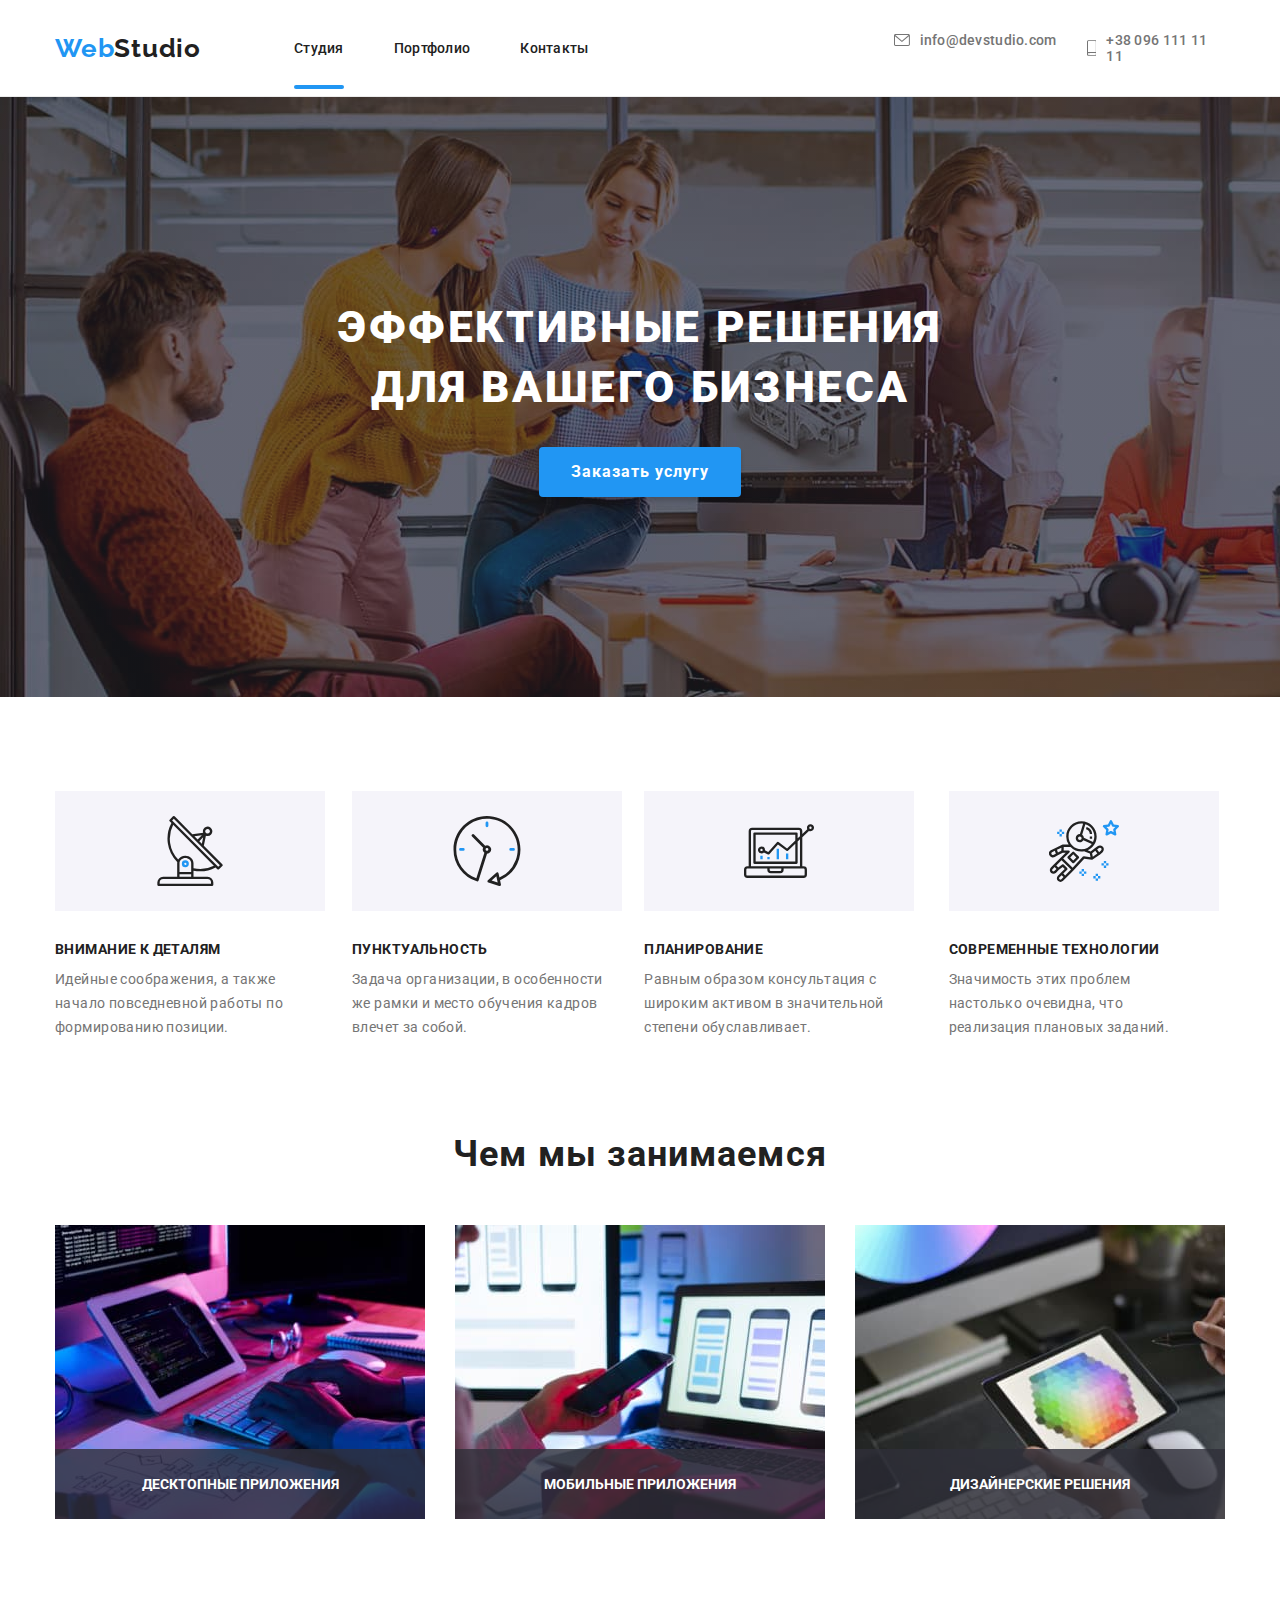
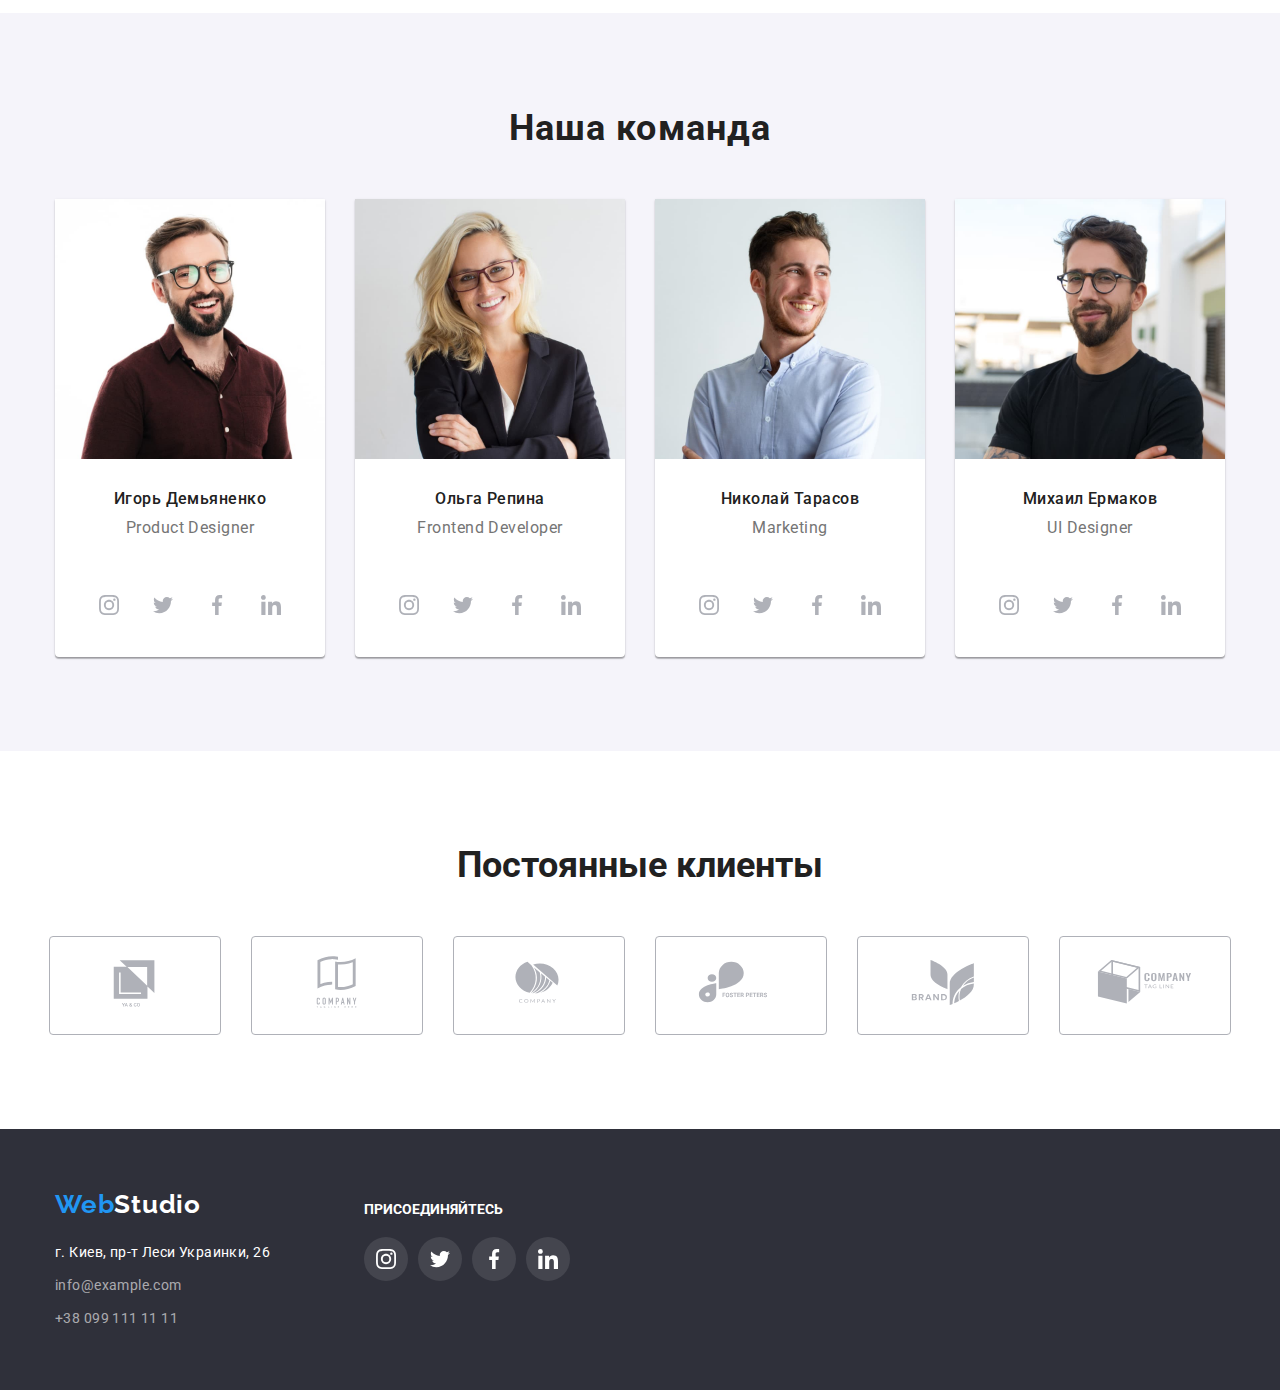
<file: index.html>
<!DOCTYPE html>
<html lang="ru">
<head>
    <meta charset="UTF-8">
    <meta http-equiv="X-UA-Compatible" content="IE=edge">
    <meta name="viewport" content="width=device-width, initial-scale=1.0">
    <title>Студия</title>
    <link rel="stylesheet" href="https://cdnjs.cloudflare.com/ajax/libs/modern-normalize/1.0.0/modern-normalize.min.css" />
    <link href="https://fonts.googleapis.com/css2?family=Raleway:wght@700&family=Roboto:wght@400;500;700;900&display=swap"
        rel="stylesheet">
    <link rel="stylesheet" href="./css/styles.css">
</head>
<body>
    <header class="header">
        <nav class="container main-nav">
            <a href="#" class="logo"><span class="piece-of-logo">Web</span>Studio</a>
            
            <ul class="site-nav list">
                <li class="item"><a href="#" class="link current">Студия</a></li>
                <li class="item"><a href="./portfolio.html" class="link">Портфолио</a></li>
                <li class="item"><a href="#" class="link">Контакты</a></li>
            </ul>
            <ul class="list header-contacts">
                <li class="item">
                    <a href="mailto:info@devstudio.com" class="link contacts-link">
                        <svg width="16" height="12" class="icon-envelope svg-item">
                            <use href="./images/sprite.svg#icon-envelope"></use>
                        </svg>
                            info@devstudio.com    
                    </a>
                </li>
                <li class="item">
                    <a href="tel:+380961111111" class="link contacts-link">
                        <svg width="10" height="16" class="icon-smartphone svg-item">
                            <use href="./images/sprite.svg#icon-smartphone"></use>
                        </svg>
                            +38 096 111 11 11
                    </a>
                </li>
            </ul>
        </nav>
    </header>

    <main>
        <section class="hero">
           <div class="hero-container">
                <h1 class="hero-title">Эффективные решения для вашего бизнеса</h1>
                <button type="button" class="hero-button" data-modal-open>Заказать услугу</button>
           </div>
           <div class="backdrop is-hidden" data-modal>
                <div class="modal">
                    <button class="button close-button" data-modal-close>
                            <svg class="svg-item" width="11" height="11">
                                <use href="./images/sprite.svg#icon-close">
                            </svg>
                    </button>
                </div>
           </div>
        </section>
        
        <section class="benefits">
            <div class="container">
            <h2 hidden>Преимущества компании</h2>
            <ul class="list">
                <li class="item">
                    <div class="svg-container">
                        <svg width="70" height="70" class="svg-item">
                            <use href="./images/sprite.svg#icon-antenna">
                        </svg>
                    </div>
                    <h3 class="title">Внимание к деталям</h3>
                    <p class="benefits-text">
                        Идейные соображения, а также начало повседневной
                        работы по формированию позиции.
                    </p>
                </li>
                <li class="item">
                    <div class="svg-container">
                        <svg width="70" height="70" class="svg-item">
                            <use href="./images/sprite.svg#icon-clock">
                        </svg>
                    </div>
                    <h3 class="title">Пунктуальность</h3>
                    <p class="benefits-text">
                        Задача организации, в особенности же рамки и место
                        обучения кадров влечет за собой.
                    </p>
                </li>
                <li class="item">
                    <div class="svg-container">
                        <svg width="70" height="70" class="svg-item">
                            <use href="./images/sprite.svg#icon-diagram">
                        </svg>
                    </div>
                    <h3 class="title">Планирование</h3>
                    <p class="benefits-text">
                        Равным образом консультация с широким активом в
                        значительной степени обуславливает.
                    </p>
                </li>
                <li class="item">
                    <div class="svg-container">
                        <svg width="70" height="70" class="svg-item">
                            <use href="./images/sprite.svg#icon-astronaut">
                        </svg>
                    </div>
                    <h3 class="title">Современные технологии</h3>
                    <p class="benefits-text">
                        Значимость этих проблем настолько очевидна,
                        что реализация плановых заданий.
                    </p>
                </li>
            </ul>
            </div>    
        </section>
        
        <section class="specialization">
            <div class="container">
                <h2 class="title">Чем мы занимаемся</h2>
                <ul class="list specialization-list">
                    <li class="item">
                        <img src="./images/software-developing.jpg" alt="Фото разработки ПО" width="370" class="image">
                        <div class="content">
                            <p class="text">
                                Десктопные приложения
                            </p>
                        </div>
                    </li>
                    <li class="item">
                        <img src="./images/simulating.jpg" alt="Фото симуляции програмного продукта class="image"" width="370">
                        <div class="content">
                            <p class="text">
                                Мобильные приложения
                            </p>
                        </div>
                    </li>
                    <li class="item">
                        <img src="./images/design.jpg" alt="Фото подбора дизайна" width="370" class="image">
                        <div class="content">
                            <p class="text">
                                Дизайнерские решения
                            </p>
                        </div>
                    </li>
                </ul>
            </div>
        </section>
        
        <section class="team">
            <div class="container">
                <h2 class="title">Наша команда</h2>
                
                <ul class="team-list list">
                    <li class="item">
                        <img src="./images/Ihor.jpg" alt="Фото Игоря Демьяченко" width="270">
                        <h3 class="list-title">Игорь Демьяненко</h3>
                        <p class="team-text">
                            Product Designer
                        </p>
                        <ul class="social-network list">
                            <li class="item">
                                <a href="#" class="social-link">
                                    <svg class="svg-item" width="20" height="20">
                                        <use href="./images/sprite.svg#icon-instagram">
                                    </svg>
                                </a>
                            </li>
                            <li class="item">
                                <a href="#" class="social-link">
                                    <svg class="svg-item" width="20" height="20">
                                        <use href="./images/sprite.svg#icon-twitter">
                                    </svg>
                                </a>
                            </li>
                            <li class="item">
                                <a href="#" class="social-link">
                                    <svg class="svg-item" width="20" height="20">
                                        <use href="./images/sprite.svg#icon-facebook">
                                    </svg>
                                </a>
                            </li>
                            <li class="item">
                                <a href="#" class="social-link">
                                    <svg class="svg-item" width="20" height="20">
                                        <use href="./images/sprite.svg#icon-linkedin">
                                    </svg>
                                </a>
                            </li>
                        </ul>
                    </li>
                    <li class="item">
                        <img src="./images/Olga.jpg" alt="Фото Ольги Репиной" width="270">
                        <h3 class="list-title">Ольга Репина</h3>
                        <p class="team-text">
                            Frontend Developer
                        </p>
                        <ul class="social-network list">
                            <li class="item">
                                <a href="#" class="social-link">
                                    <svg class="svg-item" width="20" height="20">
                                        <use href="./images/sprite.svg#icon-instagram">
                                    </svg>
                                </a>
                            </li>
                            <li class="item">
                                <a href="#" class="social-link">
                                    <svg class="svg-item" width="20" height="20">
                                        <use href="./images/sprite.svg#icon-twitter">
                                    </svg>
                                </a>
                            </li>
                            <li class="item">
                                <a href="#" class="social-link">
                                    <svg class="svg-item" width="20" height="20">
                                        <use href="./images/sprite.svg#icon-facebook">
                                    </svg>
                                </a>
                            </li>
                            <li class="item">
                                <a href="#" class="social-link">
                                    <svg class="svg-item" width="20" height="20">
                                        <use href="./images/sprite.svg#icon-linkedin">
                                    </svg>
                                </a>
                            </li>
                        </ul>
                    </li>
                    <li class="item">
                        <img src="./images/Nikolay.jpg" alt="Фото Николая Тарасова" width="270">
                        <h3 class="list-title">Николай Тарасов</h3>
                        <p class="team-text">
                            Marketing
                        </p>
                        <ul class="social-network list">
                            <li class="item">
                                <a href="#" class="social-link">
                                    <svg class="svg-item" width="20" height="20">
                                        <use href="./images/sprite.svg#icon-instagram">
                                    </svg>
                                </a>
                            </li>
                            <li class="item">
                                <a href="#" class="social-link">
                                    <svg class="svg-item" width="20" height="20">
                                        <use href="./images/sprite.svg#icon-twitter">
                                    </svg>
                                </a>
                            </li>
                            <li class="item">
                                <a href="#" class="social-link">
                                    <svg class="svg-item" width="20" height="20">
                                        <use href="./images/sprite.svg#icon-facebook">
                                    </svg>
                                </a>
                            </li>
                            <li class="item">
                                <a href="#" class="social-link">
                                    <svg class="svg-item" width="20" height="20">
                                        <use href="./images/sprite.svg#icon-linkedin">
                                    </svg>
                                </a>
                            </li>
                        </ul>
                    </li>
                    <li class="item">
                        <img src="./images/Michael.jpg" alt="Фото Михаила Ермакова" width="270">
                        <h3 class="list-title">Михаил Ермаков</h3>
                        <p class="team-text">
                            UI Designer
                        </p>
                        <ul class="social-network list">
                            <li class="item">
                                <a href="#" class="social-link">
                                    <svg class="svg-item" width="20" height="20">
                                        <use href="./images/sprite.svg#icon-instagram">
                                    </svg>
                                </a>
                            </li>
                            <li class="item">
                                <a href="#" class="social-link">
                                    <svg class="svg-item" width="20" height="20">
                                        <use href="./images/sprite.svg#icon-twitter">
                                    </svg>
                                </a>
                            </li>
                            <li class="item">
                                <a href="#" class="social-link">
                                    <svg class="svg-item" width="20" height="20">
                                        <use href="./images/sprite.svg#icon-facebook">
                                    </svg>
                                </a>
                            </li>
                            <li class="item">
                               <a href="#" class="social-link">
                                    <svg class="svg-item" width="20" height="20">
                                        <use href="./images/sprite.svg#icon-linkedin">
                                    </svg>
                               </a>
                            </li>
                        </ul>
                    </li>
                </ul>
            </div>
        </section>

        <section class="partners">
            <div class="container">
                <h2 class="title">Постоянные клиенты</h2>
                <ul class="list partners-list">
                    <li class="item">
                        <a href="#" class="link partners-link">
                            <svg class="svg-item" width="106" height="60">
                                <use href="./images/sprite.svg#icon-logo"></use>
                            </svg>
                        </a>
                    </li>
                    <li class="item">
                        <a href="#" class="link partners-link">
                            <svg class="svg-item" width="106" height="60">
                                <use href="./images/sprite.svg#icon-logo-2"></use>
                            </svg>
                        </a>
                    </li>
                    <li class="item">
                        <a href="#" class="link partners-link">
                            <svg class="svg-item" width="106" height="60">
                                <use href="./images/sprite.svg#icon-logo-3"></use>
                            </svg>
                        </a>
                    </li>
                    <li class="item">
                        <a href="#" class="link partners-link">
                            <svg class="svg-item" width="106" height="60">
                                <use href="./images/sprite.svg#icon-logo-4"></use>
                            </svg>
                        </a>
                    </li>
                    <li class="item">
                        <a href="#" class="link partners-link">
                            <svg class="svg-item" width="106" height="60">
                                <use href="./images/sprite.svg#icon-logo-5"></use>
                            </svg>
                        </a>
                    </li>
                    <li class="item">
                        <a href="#" class="link partners-link">
                            <svg class="svg-item" width="106" height="60">
                                <use href="./images/sprite.svg#icon-logo-6"></use>
                            </svg>
                        </a>
                    </li>
                </ul>
            </div>
        </section>

    </main>

    <footer class="footer">
        <div class="container footer-container">
            <div class="address-div">
                <a href="#" class="logo"><span class="piece-of-logo">Web</span>Studio</a>
                <address class="address footer">
                    <p>г. Киев, пр-т Леси Украинки, 26</p>
                </address>
                <ul class="list footer-contacts">
                    <li class="item">
                        <a href="mailto:info@example.com" class="link">info@example.com</a>
                    </li>
                    <li class="item">
                        <a href="tel:+380991111111" class="link">+38 099 111 11 11</a>
                    </li>
                </ul>
            </div>
            <div class="join">
                <h2 class="footer-title">присоединяйтесь</h2>
                <ul class="join-list list">
                    <li class="item">
                        <a href="#" class="social-link">
                            <svg class="svg-item" width="20" height="20">
                                <use href="./images/sprite.svg#icon-instagram">
                            </svg>
                        </a>
                    </li>
                    <li class="item">
                        <a href="#" class="social-link">
                            <svg class="svg-item" width="20" height="20">
                                <use href="./images/sprite.svg#icon-twitter">
                            </svg>
                        </a>
                    </li>
                    <li class="item">
                        <a href="#" class="social-link">
                            <svg class="svg-item" width="20" height="20">
                                <use href="./images/sprite.svg#icon-facebook">
                            </svg>
                        </a>
                    </li>
                    <li class="item">
                        <a href="#" class="social-link">
                            <svg class="svg-item" width="20" height="20">
                                <use href="./images/sprite.svg#icon-linkedin">
                            </svg>
                        </a>
                    </li>
                </ul>
                
            </div>
        </div>
    </footer>
    <script src="./js/modal.js"></script>
</body>
</html>
</file>
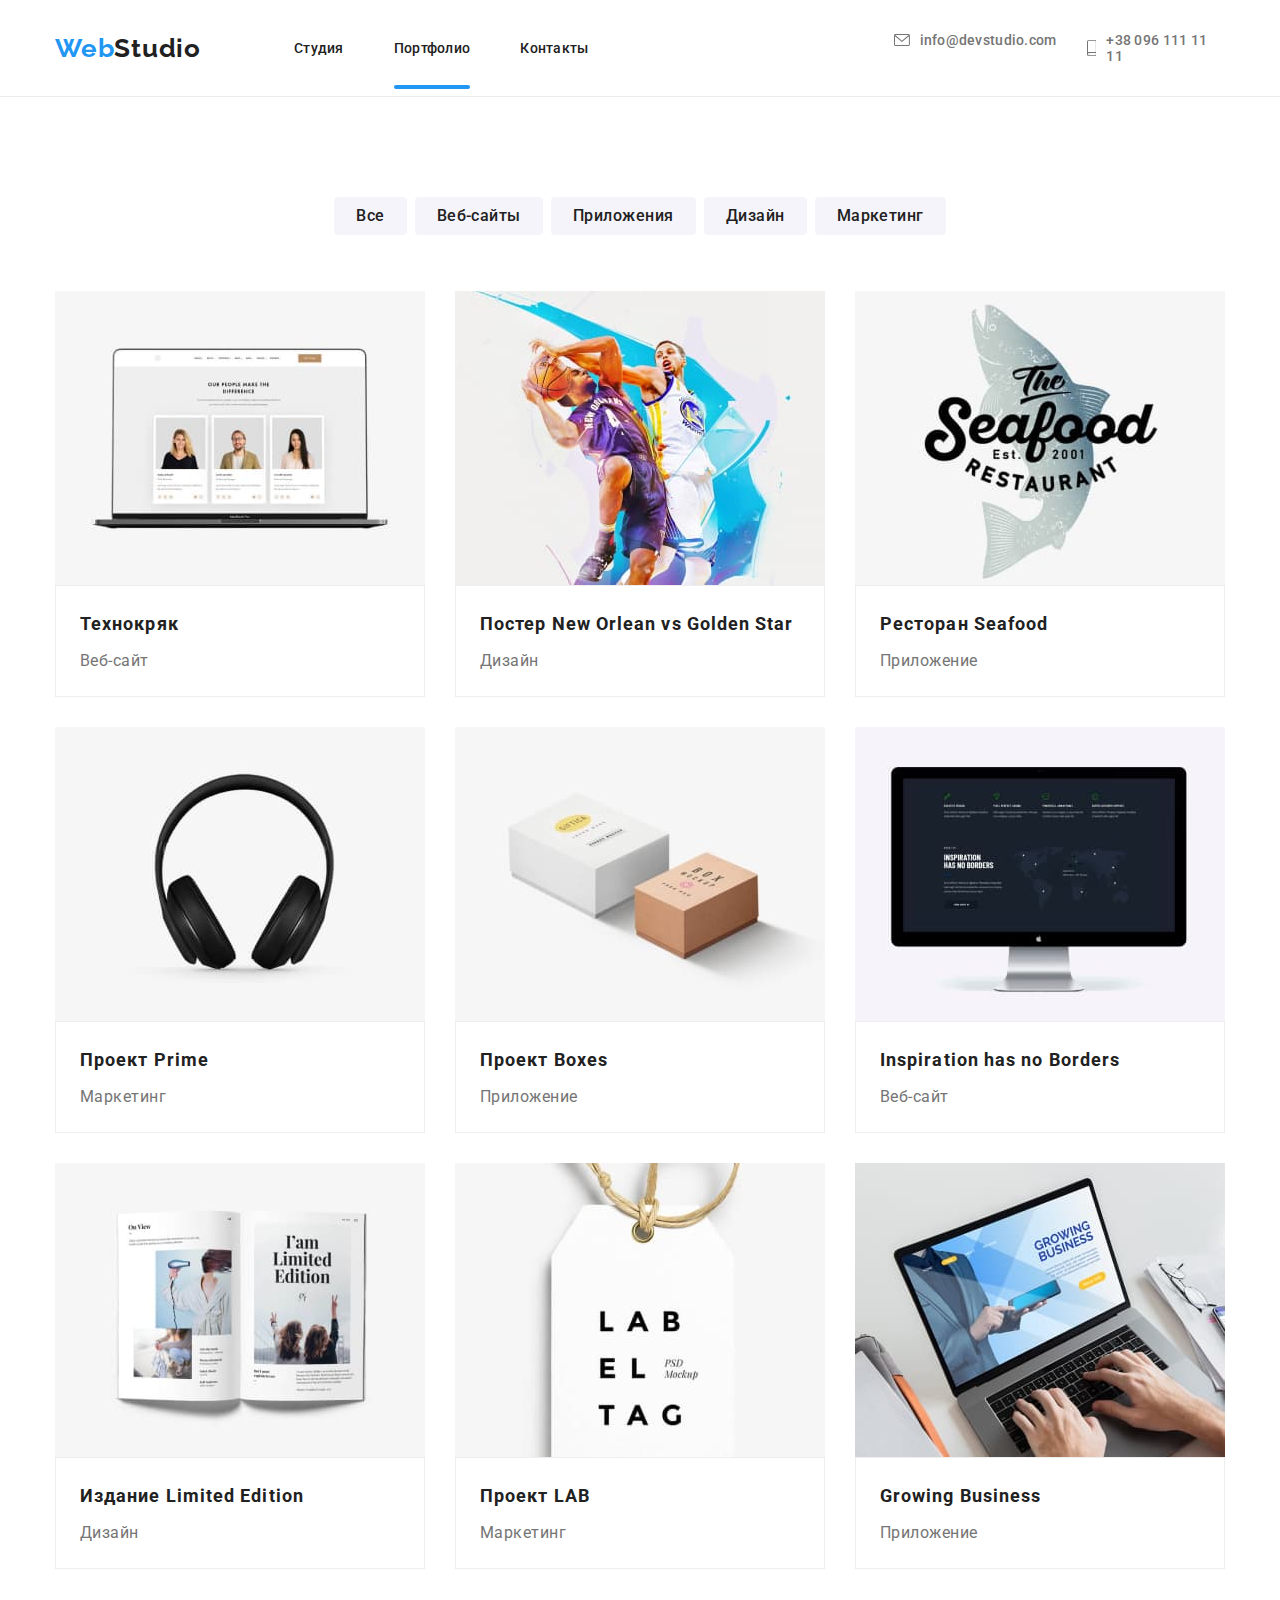
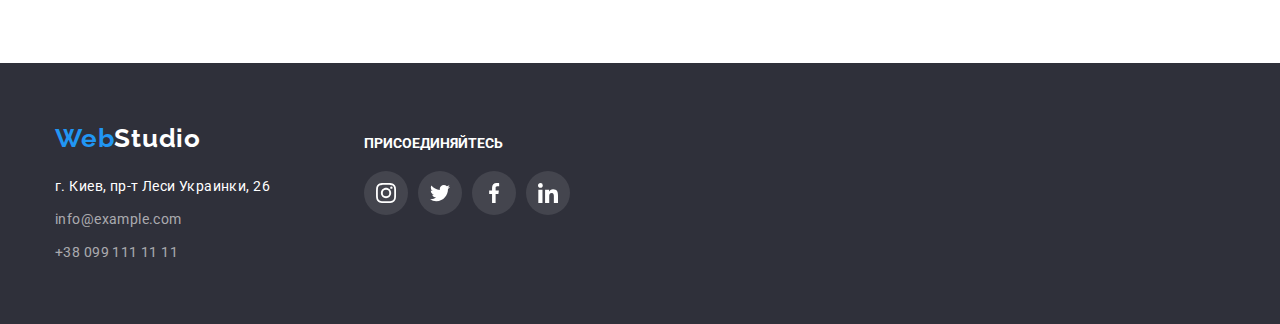
<file: portfolio.html>
<!DOCTYPE html>
<html lang="ru">
<head>
    <meta charset="UTF-8">
    <meta http-equiv="X-UA-Compatible" content="IE=edge">
    <meta name="viewport" content="width=device-width, initial-scale=1.0">
    <title>Портфолио</title>
    <link rel="stylesheet" href="https://cdnjs.cloudflare.com/ajax/libs/modern-normalize/1.0.0/modern-normalize.min.css" />
    <link href="https://fonts.googleapis.com/css2?family=Raleway:wght@700&family=Roboto:wght@400;500;700;900&display=swap"
        rel="stylesheet">
    <link rel="stylesheet" href="./css/styles.css">
</head>
<body>
    <header class="header">
        <nav class="container main-nav">
            <a href="#" class="logo"><span class="piece-of-logo">Web</span>Studio</a>
    
            <ul class="site-nav list">
                <li class="item"><a href="./index.html" class="link">Студия</a></li>
                <li class="item"><a href="./portfolio.html" class="link current">Портфолио</a></li>
                <li class="item"><a href="#" class="link">Контакты</a></li>
            </ul>
            <ul class="list header-contacts">
                <li class="item">
                    <a href="mailto:info@devstudio.com" class="link contacts-link">
                        <svg width="16" height="12" class="icon-envelope svg-item">
                            <use href="./images/sprite.svg#icon-envelope"></use>
                        </svg>
                        info@devstudio.com
                    </a>
                </li>
                <li class="item">
                    <a href="tel:+380961111111" class="link contacts-link">
                        <svg width="10" height="16" class="icon-smartphone svg-item">
                            <use href="./images/sprite.svg#icon-smartphone"></use>
                        </svg>
                        +38 096 111 11 11
                    </a>
                </li>
            </ul>
        </nav>
    </header>

    <main>
        <section class="examples">
            <div class="container">
                <ul class="examples-nav list">
                    <li class="item"><button type="button" class="button">Все</button></li>
                    <li class="item"><button type="button" class="button">Веб-сайты</button></li>
                    <li class="item"><button type="button" class="button">Приложения</button></li>
                    <li class="item"><button type="button" class="button">Дизайн</button></li>
                    <li class="item"><button type="button" class="button">Маркетинг</button></li>
                </ul>
                
                <ul lang="ru" class="examples-list list">
                    <li class="item">
                        <a href="#" class="link">
                            <div class="overlay">
                                <img src="./images/techno-crack.jpg" alt="Технокряк" width="370" height="294" class="image">
                                <div class="product-thumb">
                                    <p class="text">
                                        Технокряк это современная площадка распространения коронавируса.
                                        Компании используют эту платформу для цифрового
                                        шпионажа и атак на защищённые сервера конкурентов.
                                    </p>
                                </div>
                            </div>
                            <div class="examples-content">
                                <h3 class="examples-title title">Технокряк</h3>
                                <p class="description">Веб-сайт</p>
                            </div>
            
                        </a>
                    </li>
                    <li class="item">
                       <a href="#" class="link">
                            <div class="overlay">
                                <img src="./images/newOrlean-vs-GoldenState.jpg" alt="Постер New Orlean vs Golden Star" width="370" height="294"
                                    class="image">
                                <div class="product-thumb">
                                    <p class="text">
                                        Технокряк это современная площадка распространения коронавируса.
                                        Компании используют эту платформу для цифрового
                                        шпионажа и атак на защищённые сервера конкурентов.
                                    </p>
                                </div>
                            </div>
                            <div class="examples-content">
                                <h3 class="examples-title title">Постер New Orlean vs Golden Star</h3>
                                <p class="description">Дизайн</p>
                            </div>
                       </a>
                    </li>
                    <li class="item">
                        <a href="#" class="link">
                            <div class="overlay">
                                <img src="./images/restaurant-Seafood.jpg" alt="Ресторан Seafood" width="370" height="294" class="image">
                                <div class="product-thumb">
                                    <p class="text">
                                        Технокряк это современная площадка распространения коронавируса.
                                        Компании используют эту платформу для цифрового
                                        шпионажа и атак на защищённые сервера конкурентов.
                                    </p>
                                </div>
                            </div>
                            <div class="examples-content">
                                <h3 class="examples-title title">Ресторан Seafood</h3>
                                <p class="description">Приложение</p>
                            </div>
                        </a>
                    </li>
                    <li class="item">
                        <a href="#" class="link">
                            <div class="overlay">
                                <img src="./images/project-Prime.jpg" alt="Проект Prime" width="370" height="294" class="image">
                                <div class="product-thumb">
                                    <p class="text">
                                        Технокряк это современная площадка распространения коронавируса.
                                        Компании используют эту платформу для цифрового
                                        шпионажа и атак на защищённые сервера конкурентов.
                                    </p>
                                </div>
                            </div>
                            <div class="examples-content">
                                <h3 class="examples-title title">Проект Prime</h3>
                                <p class="description">Маркетинг</p>
                            </div>
                        </a>
                    </li>
                    <li class="item">
                        <a href="#" class="link">
                            <div class="overlay">
                                <img src="./images/project-Boxes.jpg" alt="Проект Boxes" width="370" height="294" class="image">
                                <div class="product-thumb">
                                    <p class="text">
                                        Технокряк это современная площадка распространения коронавируса.
                                        Компании используют эту платформу для цифрового
                                        шпионажа и атак на защищённые сервера конкурентов.
                                    </p>
                                </div>
                            </div>
                            <div class="examples-content">
                                <h3 class="examples-title title">Проект Boxes</h3>
                                <p class="description">Приложение</p>
                            </div>
                        </a>
                    </li>
                    <li class="item">
                        <a href="#" class="link">
                            <div class="overlay">
                                <img src="./images/website-Inspiration.jpg" alt="Веб-сайт Inspiration has no Borders" width="370" height="294"
                                    class="image">
                                <div class="product-thumb">
                                    <p class="text">
                                        Технокряк это современная площадка распространения коронавируса.
                                        Компании используют эту платформу для цифрового
                                        шпионажа и атак на защищённые сервера конкурентов.
                                    </p>
                                </div>
                            </div>
                                
                            <div class="examples-content">
                                <h3 class="examples-title title">Inspiration has no Borders</h3>
                                <p class="description">Веб-сайт</p>
                            </div>
                        </a>
                    </li>
                    <li class="item">
                        <a href="#" class="link">
                            <div class="overlay">
                                <img src="./images/limitedEdition.jpg" alt="Издание Limited Edition" width="370" height="294" class="image">
                                <div class="product-thumb">
                                    <p class="text">
                                        Технокряк это современная площадка распространения коронавируса.
                                        Компании используют эту платформу для цифрового
                                        шпионажа и атак на защищённые сервера конкурентов.
                                    </p>
                                </div>
                            </div>
                            <div class="examples-content">
                                <h3 class="examples-title title">Издание Limited Edition</h3>
                                <p class="description">Дизайн</p>
                            </div>
                        </a>
                    </li>
                    <li class="item">
                        <a href="#" class="link">
                            <div class="overlay">
                                <img src="./images/project-Lab.jpg" alt="Проект LAB" width="370" height="294" class="image">
                                <div class="product-thumb">
                                    <p class="text">
                                        Технокряк это современная площадка распространения коронавируса.
                                        Компании используют эту платформу для цифрового
                                        шпионажа и атак на защищённые сервера конкурентов.
                                    </p>
                                </div>
                            </div>
                            <div class="examples-content">
                                <h3 class="examples-title title">Проект LAB</h3>
                                <p class="description">Маркетинг</p>
                            </div>
                        </a>
                    </li>
                    <li class="item">
                        <a href="#" class="link">
                            <div class="overlay">
                                <img src="./images/growing-business.jpg" alt="Growing Business" width="370" height="294" class="image">
                                <div class="product-thumb">
                                    <p class="text">
                                        Технокряк это современная площадка распространения коронавируса.
                                        Компании используют эту платформу для цифрового
                                        шпионажа и атак на защищённые сервера конкурентов.
                                    </p>
                                </div>
                            </div>
                            <div class="examples-content">
                                <h3 class="examples-title title">Growing Business</h3>
                                <p class="description">Приложение</p>
                            </div>
                        </a>
                    </li>
                </ul>
            </div>
        </section>
    </main>

    <footer class="footer">
        <div class="container footer-container">
            <div class="address-div">
                <a href="#" class="logo"><span class="piece-of-logo">Web</span>Studio</a>
                <address class="address footer">
                    <p>г. Киев, пр-т Леси Украинки, 26</p>
                </address>
                <ul class="list footer-contacts">
                    <li class="item">
                        <a href="mailto:info@example.com" class="link">info@example.com</a>
                    </li>
                    <li class="item">
                        <a href="tel:+380991111111" class="link">+38 099 111 11 11</a>
                    </li>
                </ul>
            </div>
            <div class="join">
                <h2 class="footer-title">присоединяйтесь</h2>
                <ul class="join-list list">
                    <li class="item">
                        <a href="#" class="social-link">
                            <svg class="svg-item" width="20" height="20">
                                <use href="./images/sprite.svg#icon-instagram">
                            </svg>
                        </a>
                    </li>
                    <li class="item">
                        <a href="#" class="social-link">
                            <svg class="svg-item" width="20" height="20">
                                <use href="./images/sprite.svg#icon-twitter">
                            </svg>
                        </a>
                    </li>
                    <li class="item">
                        <a href="#" class="social-link">
                            <svg class="svg-item" width="20" height="20">
                                <use href="./images/sprite.svg#icon-facebook">
                            </svg>
                        </a>
                    </li>
                    <li class="item">
                        <a href="#" class="social-link">
                            <svg class="svg-item" width="20" height="20">
                                <use href="./images/sprite.svg#icon-linkedin">
                            </svg>
                        </a>
                    </li>
                </ul>
    
            </div>
        </div>
    </footer>
</body>
</html>
</file>
<file: css/styles.css>
/* Основной цвет текста #757575;
/* Вторичный цвет текста #212121 */
/* Акцент #2196F3 */
/* Основной цвет фона #FFFFFF */
/* Вторичный цвет фона #F5F4FA */
/* Цвет фона hero #2F303A */

:root {
  --primary-text-color: #757575;
  --secondary-text-color: #212121;
  --accent-color: #2196f3;
  --primary-bg-color: #ffffff;
  --secondary-bg-color: #f5f4fa;
  --hero-bg-color: #2f303a;
  --footer-text-color: rgba(255, 255, 255, 0.6);
  --cubic-bezier: cubic-bezier(0.4, 0, 0.2, 1);
}

/* body */

body {
  font-family: roboto, sans-serif, Arial, Helvetica, sans-serif;
  color: var(--primary-text-color);
  background-color: #ffffff;
}

.container {
  margin-left: auto;
  margin-right: auto;
  width: 1200px;
  padding-left: 15px;
  padding-right: 15px;
}

.header {
  border-bottom: 1px solid #ececec;
}

/* сброс margin для заголовков и абзацев */

h1,
h2,
h3,
p,
ul {
  margin: 0 auto;
}
img {
  display: block;
}

/* убираем маркеры со списков */

.list {
  list-style: none;
  margin: 0;
  padding: 0;
}

.main-nav {
  display: flex;
  align-items: center;
}

.site-nav {
  display: flex;
  align-items: center;
}

.site-nav .link,
.header-contacts .link {
  padding-top: 32px;
  padding-bottom: 32px;

  transition: color 250ms var(--cubic-bezier);
}

.header-contacts {
  display: flex;
  margin-left: 305px;
}

.header-contacts .item:not(:last-child) {
  margin-right: 30px;
}

.header-contacts .svg-item {
  fill: var(--primary-text-color);
  margin-right: 10px;

  transition: fill 250ms var(--cubic-bezier);
}

/* оформление ссылок в хедере */

.header-contacts .link {
  display: flex;
  align-items: center;

  font-weight: 500;
  font-size: 14px;
  line-height: calc(16 / 14);
  letter-spacing: 0.02em;
  color: var(--primary-text-color);
}

/* оформление логотипа */

.logo {
  margin-right: 93px;

  font-family: raleway, sans-serif;
  font-size: 26px;
  font-weight: 700;
  line-height: calc(31 / 26);
  letter-spacing: 0.03em;
  text-decoration: none;
  color: var(--secondary-text-color);
}

/* оформление спана в логотипе */

.piece-of-logo {
  color: var(--accent-color);
}

.site-nav > .item:not(:last-child) {
  margin-right: 50px;
}

/* секция - герой */

.hero {
  color: var(--primary-bg-color);
  background-color: var(--hero-bg-color);
  background-image: linear-gradient(rgba(47, 48, 58, 0.4), rgba(47, 48, 58, 0.4)),
    url(../images/hero-title.jpg);
}

.hero-container {
  padding-bottom: 200px;
  padding-top: 200px;

  text-align: center;
}
/* заголовок секции - героя */

.hero-title {
  font-weight: 900;
  font-size: 44px;
  max-width: 650px;
  line-height: calc(60 / 44);
  text-align: center;
  letter-spacing: 0.06em;
  text-transform: uppercase;
  margin-bottom: 30px;
}

.button {
  font-family: inherit;
  border: none;
}

/* кнопка секции - героя */

.hero-button {
  font-weight: bold;
  border: none;

  font-size: 16px;
  line-height: calc(30 / 16);
  text-align: center;
  letter-spacing: 0.06em;

  color: var(--primary-bg-color);
  background-color: var(--accent-color);

  cursor: pointer;

  box-shadow: 0px 4px 4px rgba(0, 0, 0, 0.15);
  border-radius: 4px;
  padding: 10px 32px;

  transition: background-color 250ms var(--cubic-bezier);
}

/* меняем цвет кнопки секции - героя при наведении и фокусе */

.hero-button:hover,
.hero-button:focus {
  background-color: #188ce8;
}

.hero > .backdrop {
  position: fixed;
  top: 0;
  left: 0;
  width: 100%;
  height: 100%;
  background-color: rgba(0, 0, 0, 0.2);
  z-index: 1;
  opacity: 1;
  transition: opacity 250ms var(--cubic-bezier);
}

.backdrop.is-hidden {
  opacity: 0;
  visibility: hidden;
  pointer-events: none;
}

.backdrop > .modal {
  position: absolute;
  width: 528px;
  height: 581px;
  top: 50%;
  left: 50%;
  transform: translate(-50%, -50%) scale(1);
  transition: transform 250ms var(--cubic-bezier);

  background-color: #fff;
  border-radius: 4px;
}

.backdrop.is-hidden > .modal {
  transform: translate(-50%, -50%) scale(1.25);
}

.backdrop .close-button {
  position: inherit;
  display: flex;
  align-items: center;
  justify-content: center;

  width: 30px;
  height: 30px;
  top: 8px;
  left: 490px;

  background-color: #fff;
  border: 1px solid rgba(0, 0, 0, 0.1);
  border-radius: 50%;
  cursor: pointer;
}

/* заголовок в секции benefits */

.benefits .title {
  font-size: 14px;
  line-height: calc(16 / 14);
  letter-spacing: 0.03em;
  text-transform: uppercase;

  margin-top: 30px;
}

/* абзацы в секции benefits */

.benefits-text {
  margin-top: 10px;
  margin-right: 30px;

  font-size: 14px;
  line-height: calc(24 / 14);
  letter-spacing: 0.03em;
}

.benefits .list {
  display: flex;
  padding-top: 94px;
  padding-bottom: 94px;
}

.benefits .specialization {
  text-align: center;
}

.benefits .svg-container {
  display: flex;
  align-items: center;
  justify-content: center;

  width: 270px;
  height: 120px;
  background-color: #f5f4fa;
}
/* заголовок секции specialization */

.specialization .container {
  text-align: center;
}

.specialization .title {
  font-size: 36px;
  line-height: calc(42 / 36);
  letter-spacing: 0.03em;
}

.specialization-list {
  display: flex;
  margin-top: 50px;
  padding-bottom: 94px;
}

.specialization-list .item {
  position: relative;
}

.specialization-list .item:not(:last-child) {
  margin-right: 30px;
}

.specialization-list .image {
  display: block;
}

.specialization-list .content {
  width: 100%;
  height: 70px;

  position: absolute;
  bottom: 0;
  left: 0;

  background-color: rgba(47, 48, 58, 0.8);
}

.specialization-list .text {
  font-size: 14px;
  font-weight: 700;
  color: #ffffff;
  text-transform: uppercase;

  padding-top: 27px;
  padding-bottom: 27px;
}

/* фон секции team */

.team {
  background-color: var(--secondary-bg-color);
}

.team-list {
  margin-top: 50px;
  display: flex;
  padding-bottom: 94px;
}

.team-list > .item {
  background: #ffffff;
  box-shadow: 0px 1px 3px rgba(0, 0, 0, 0.12), 0px 1px 1px rgba(0, 0, 0, 0.14),
    0px 2px 1px rgba(0, 0, 0, 0.2);
  border-radius: 0px 0px 4px 4px;
}

.team-list > .item:not(:last-child) {
  margin-right: 30px;
}

/* заголовок секции team */

.team .title {
  padding-top: 94px;

  text-align: center;
  font-size: 36px;
  line-height: calc(42 / 36);
  letter-spacing: 0.03em;
}

/* заголовок h3 секции team */

.team .list-title {
  padding-top: 30px;

  text-align: center;
  font-weight: 500;
  font-size: 16px;
  line-height: calc(19 / 16);
  letter-spacing: 0.03em;
}

/* абзац секции team */
.team-text {
  padding-top: 10px;
  padding-bottom: 30px;

  text-align: center;
  font-size: 16px;
  line-height: calc(19 / 16);
  letter-spacing: 0.03em;
}

.team .social-network {
  display: flex;
  align-items: center;

  padding: 16px 32px 30px;
}

.social-link {
  display: flex;
  align-items: center;
  justify-content: center;

  width: 44px;
  height: 44px;
  background-color: #fff;
  border-radius: 50%;

  transition: background-color 250ms var(--cubic-bezier);
}

.social-link .svg-item {
  fill: #afb1b8;

  transition: fill 250ms var(--cubic-bezier);
}

.social-network .item:not(:last-child) {
  margin-right: 10px;
}

.social-link:hover,
.social-link:focus {
  background-color: var(--accent-color);
}

.social-link:hover .svg-item,
.social-link:focus .svg-item {
  fill: #fff;
}

/* стили для ссылок в site-nav */
.site-nav .link {
  font-weight: 500;
  font-size: 14px;
  line-height: calc(16 / 14);
  letter-spacing: 0.02em;
  text-decoration: none;
  color: var(--secondary-text-color);
}

/* убираем подчеркивание в ссылках */

.link {
  text-decoration: none;
}

/* цвет в заголовках */

.title,
.list-title {
  color: var(--secondary-text-color);
}

.partners {
  text-align: center;
}

.partners .title {
  padding-top: 94px;

  font-size: 36px;
}

.partners-list {
  display: flex;
  justify-content: center;
  align-items: center;

  margin-top: 50px;
  padding-bottom: 94px;
}

.partners-link {
  display: inline-block;

  padding: 16px 32px;
}

.partners-list > .item {
  border: 1px solid #afb1b8;
  border-radius: 4px;

  transition: border 250ms var(--cubic-bezier);
}

.partners-list > .item:not(:last-child) {
  margin-right: 30px;
}

.partners-list .svg-item {
  fill: #afb1b8;

  transition: fill 250ms var(--cubic-bezier);
}

.partners-list > .item:hover,
.partners-list > .item:focus {
  border: 1px solid var(--accent-color);
}

.partners-link:hover .svg-item,
.partners-link:focus .svg-item {
  fill: var(--accent-color);
}

/* фон и цвет текста в футере */

.footer {
  background-color: var(--hero-bg-color);
  color: var(--footer-text-color);
}

.footer > .container {
  display: flex;
}

.footer-title {
  font-size: 14px;
  color: #fff;
  text-transform: uppercase;

  padding-top: 72px;
}

/* цвет логотипа в футере */

.footer .logo {
  display: inline-block;
  padding-top: 60px;

  color: var(--primary-bg-color);
}

.join-list {
  display: flex;
}

/* стили для содержимого address */

.address {
  margin-top: 20px;

  font-size: 14px;
  line-height: calc(24 / 14);
  letter-spacing: 0.03em;
  color: var(--primary-bg-color);
  font-style: normal;
}

/* стили для ссылок в футере */

.footer-contacts {
  padding-bottom: 60px;
}

.footer-contacts .link {
  font-size: 14px;
  line-height: calc(24 / 14);
  letter-spacing: 0.03em;
  color: inherit;

  transition: color 250ms var(--cubic-bezier);
}

.footer-contacts .item {
  margin-top: 9px;
}

.footer .join {
  margin-left: 70px;
}

.join-list {
  margin-top: 20px;
}

.join-list .social-link:hover,
.join-list .social-link:focus {
  background-color: var(--accent-color);
}

.join-list .svg-item {
  fill: #fff;
}

.join-list .social-link {
  background-color: rgba(255, 255, 255, 0.1);
}

.join-list .item:not(:last-child) {
  margin-right: 10px;
}

/* наведение и фокус на ссылках */

.site-nav .link:hover,
.header-contacts .link:hover,
.site-nav .link:focus,
.header-contacts .link:focus,
.footer-contacts .link:hover,
.footer-contacts .link:focus {
  color: var(--accent-color);
}

.contacts-link:hover .svg-item,
.contacts-link:focus .svg-item {
  fill: var(--accent-color);
}

.examples-nav {
  display: flex;
  padding-top: 100px;
  justify-content: center;
}

/* portfolio.html */
/* кнопки в секции examples */

.examples-nav .button {
  padding: 6px 22px;

  font-weight: 500;
  font-size: 16px;
  line-height: calc(26 / 16);
  letter-spacing: 0.03em;
  background-color: var(--secondary-bg-color);
  color: var(--secondary-text-color);
  border-radius: 4px;
  cursor: pointer;

  transition: color 250ms var(--cubic-bezier), background-color 250ms var(--cubic-bezier),
    box-shadow 250ms var(--cubic-bezier);
}

/* наведение на кнопки */

.examples-nav .button:hover,
.examples-nav .button:focus {
  color: var(--primary-bg-color);
  background-color: var(--accent-color);
  box-shadow: 0px 3px 1px rgba(0, 0, 0, 0.1), 0px 1px 2px rgba(0, 0, 0, 0.08),
    0px 2px 2px rgba(0, 0, 0, 0.12);
}

.examples-nav .item:not(:last-child) {
  margin-right: 8px;
}
/* заголовок в секции examples */

.examples-title {
  font-weight: bold;
  font-size: 18px;
  line-height: calc(36 / 18);
  letter-spacing: 0.06em;
}

/* абзац в секции examples */

.examples-list .description {
  color: var(--primary-text-color);
  margin-top: 4px;

  font-size: 16px;
  line-height: calc(30 / 16);
  letter-spacing: 0.03em;
}

.examples-list {
  display: flex;
  flex-wrap: wrap;
  width: calc(100% - 60px) / 3;
  margin-top: 56px;
  padding-bottom: 94px;
}

.examples-list .item {
  margin-right: 30px;
  margin-bottom: 30px;

  transition: box-shadow 250ms var(--cubic-bezier);
}

.examples-list .item:nth-child(3n) {
  margin-right: 0;
}

.examples-list .item:nth-last-child(-n + 3) {
  margin-bottom: 0;
}

.examples-list .item:hover,
.examples-list .item:focus {
  box-shadow: 0px 1px 1px rgba(0, 0, 0, 0.12), 0px 4px 4px rgba(0, 0, 0, 0.06),
    1px 4px 6px rgba(0, 0, 0, 0.16);
}

.examples-content {
  padding: 20px 24px;
  border: 1px solid #eeeeee;
}

.examples-list .overlay {
  position: relative;
  overflow: hidden;
}

.examples-list .product-thumb {
  position: absolute;
  width: 100%;
  height: 100%;
  top: 0;
  left: 0;
  transform: translateY(110%);
  transition: opacity 250ms var(--cubic-bezier), transform 250ms var(--cubic-bezier);

  background-color: rgba(33, 150, 243, 0.9);
  opacity: 0;
}

.product-thumb > .text {
  color: #ffffff;
  font-size: 18px;
  line-height: calc(28 / 18);

  letter-spacing: 3%;
  padding: 63px 24px;
}

.examples-list .item:hover .product-thumb,
.examples-list .item:focus .product-thumb {
  transform: translateY(0);
  opacity: 1;
}

/* выделяем текущую страницу в навигации */

.site-nav .current {
  position: relative;
}

.site-nav .current::after {
  content: '';
  width: 100%;
  height: 4px;

  display: block;
  position: absolute;
  margin-top: 28px;

  background-color: var(--accent-color);
  border-radius: 2px;
}
</file>
